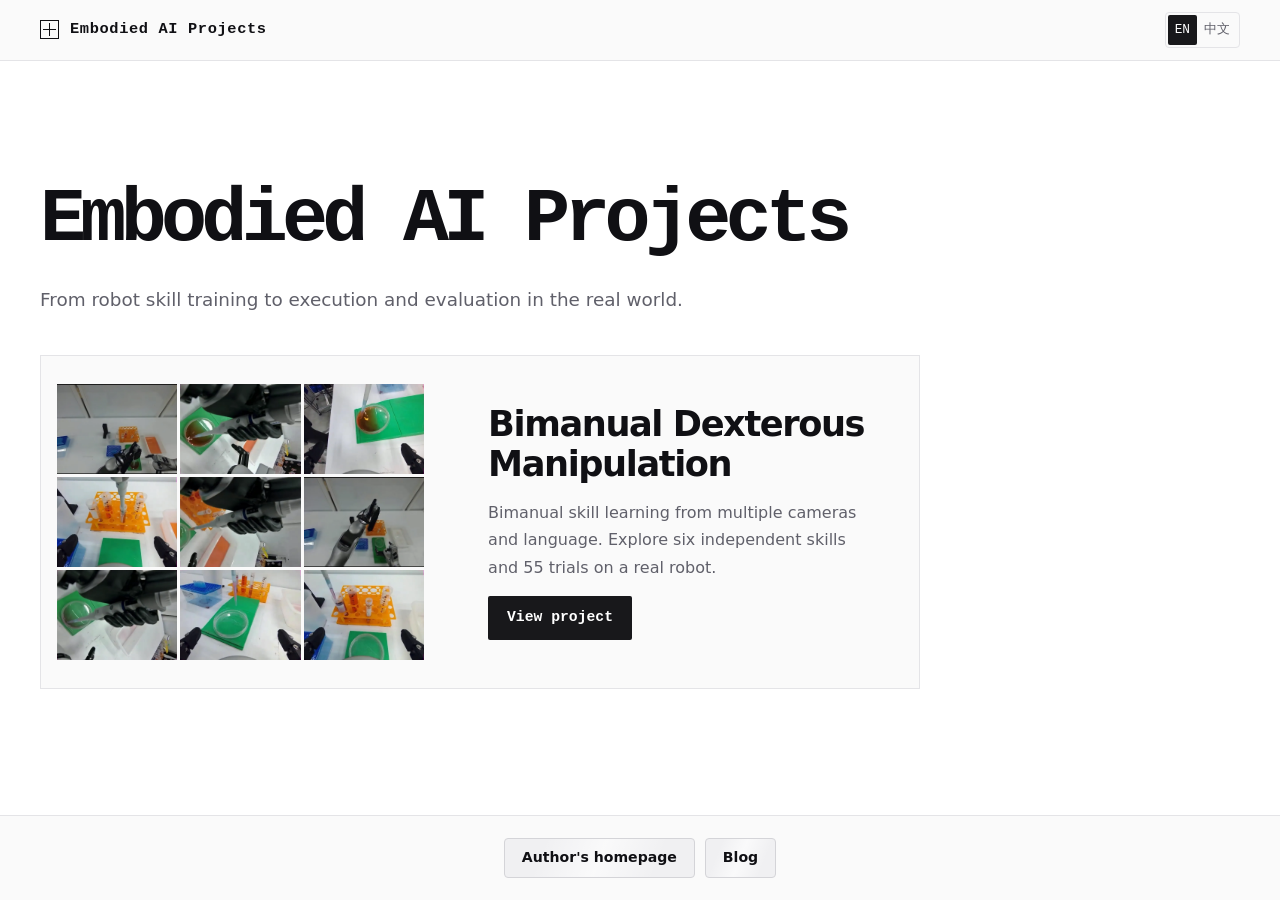
<file: docs/index.html>
<!doctype html>
<html lang="en">
<head>
  <meta charset="utf-8">
  <meta name="viewport" content="width=device-width, initial-scale=1">
  <meta name="description" content="Embodied AI projects featuring bimanual robot operation at a real lab bench." data-zh-content="具身智能项目展示，记录真实实验台上的双臂机器人操作。">
  <title data-zh="具身智能项目">Embodied AI Projects</title>
  <link rel="icon" type="image/png" sizes="64x64" href="assets/favicon.png">
  <link rel="stylesheet" href="assets/site.css">
  <script src="assets/i18n.js" defer></script>
</head>
<body class="index-page">
  <header class="site-header">
    <div class="shell header-inner">
      <a class="wordmark" href="index.html"><span class="mark" aria-hidden="true"></span><span data-zh="具身智能项目">Embodied AI Projects</span></a>
      <div class="language-switch" role="group" aria-label="Language" data-zh-aria-label="语言">
        <button type="button" lang="en" data-language="en" aria-pressed="true">EN</button>
        <button type="button" lang="zh-CN" data-language="zh-CN" aria-pressed="false">中文</button>
      </div>
    </div>
  </header>
  <main class="shell index-main">
    <h1 data-zh="具身智能项目">Embodied AI Projects</h1>
    <p class="lead" data-zh="从机器人技能训练，到真实环境中的执行和评测。">From robot skill training to execution and evaluation in the real world.</p>
    <a class="project-link" href="projects/project-01/index.html">
      <figure class="project-photos" aria-hidden="true">
        <div class="hero-mosaic">
          <span class="wide-view"><img src="projects/project-01/assets/media/tilted-dish-mixing/01/head.webp" width="640" height="480" alt="" decoding="async"></span>
          <span><img src="projects/project-01/assets/media/tilted-dish-mixing/01/left-wrist.webp" width="640" height="480" alt="" decoding="async"></span>
          <span><img src="projects/project-01/assets/media/tilted-dish-mixing/01/right-wrist.webp" width="640" height="480" alt="" decoding="async"></span>
          <span><img src="projects/project-01/assets/media/tube-mixing/05/right-wrist.webp" width="640" height="480" alt="" decoding="async"></span>
          <span><img src="projects/project-01/assets/media/tube-to-dish-a/03/left-wrist.webp" width="640" height="480" alt="" decoding="async"></span>
          <span class="wide-view"><img src="projects/project-01/assets/media/tube-to-dish-b/03/head.webp" width="640" height="480" alt="" decoding="async"></span>
          <span><img src="projects/project-01/assets/media/dish-to-tube/02/left-wrist.webp" width="640" height="480" alt="" decoding="async"></span>
          <span><img src="projects/project-01/assets/media/dish-to-tube/11/right-wrist.webp" width="640" height="480" alt="" decoding="async"></span>
          <span><img src="projects/project-01/assets/media/tube-to-tube/07/right-wrist.webp" width="640" height="480" alt="" decoding="async"></span>
        </div>
      </figure>
      <div>
        <h2 data-zh="双臂精细操作">Bimanual Dexterous Manipulation</h2>
        <p data-zh="根据多视角图像与自然语言学习双臂精细操作。包含六项独立技能和 55 次真机评测。">Bimanual skill learning from multiple cameras and language. Explore six independent skills and 55 trials on a real robot.</p>
        <span class="button button-dark" data-zh="查看项目">View project</span>
      </div>
    </a>
  </main>
  <footer class="site-footer portfolio-footer">
    <div class="shell">
      <a class="portfolio-link" href="https://black-yt.github.io/" data-zh="作者主页">Author's homepage</a>
      <a class="portfolio-link" href="https://black-yt.github.io/blogs/embodied-ai-practical-experience/" data-zh="博客" data-zh-href="https://black-yt.github.io/blogs/embodied-ai-practical-experience/zh/">Blog</a>
    </div>
  </footer>
</body>
</html>
</file>
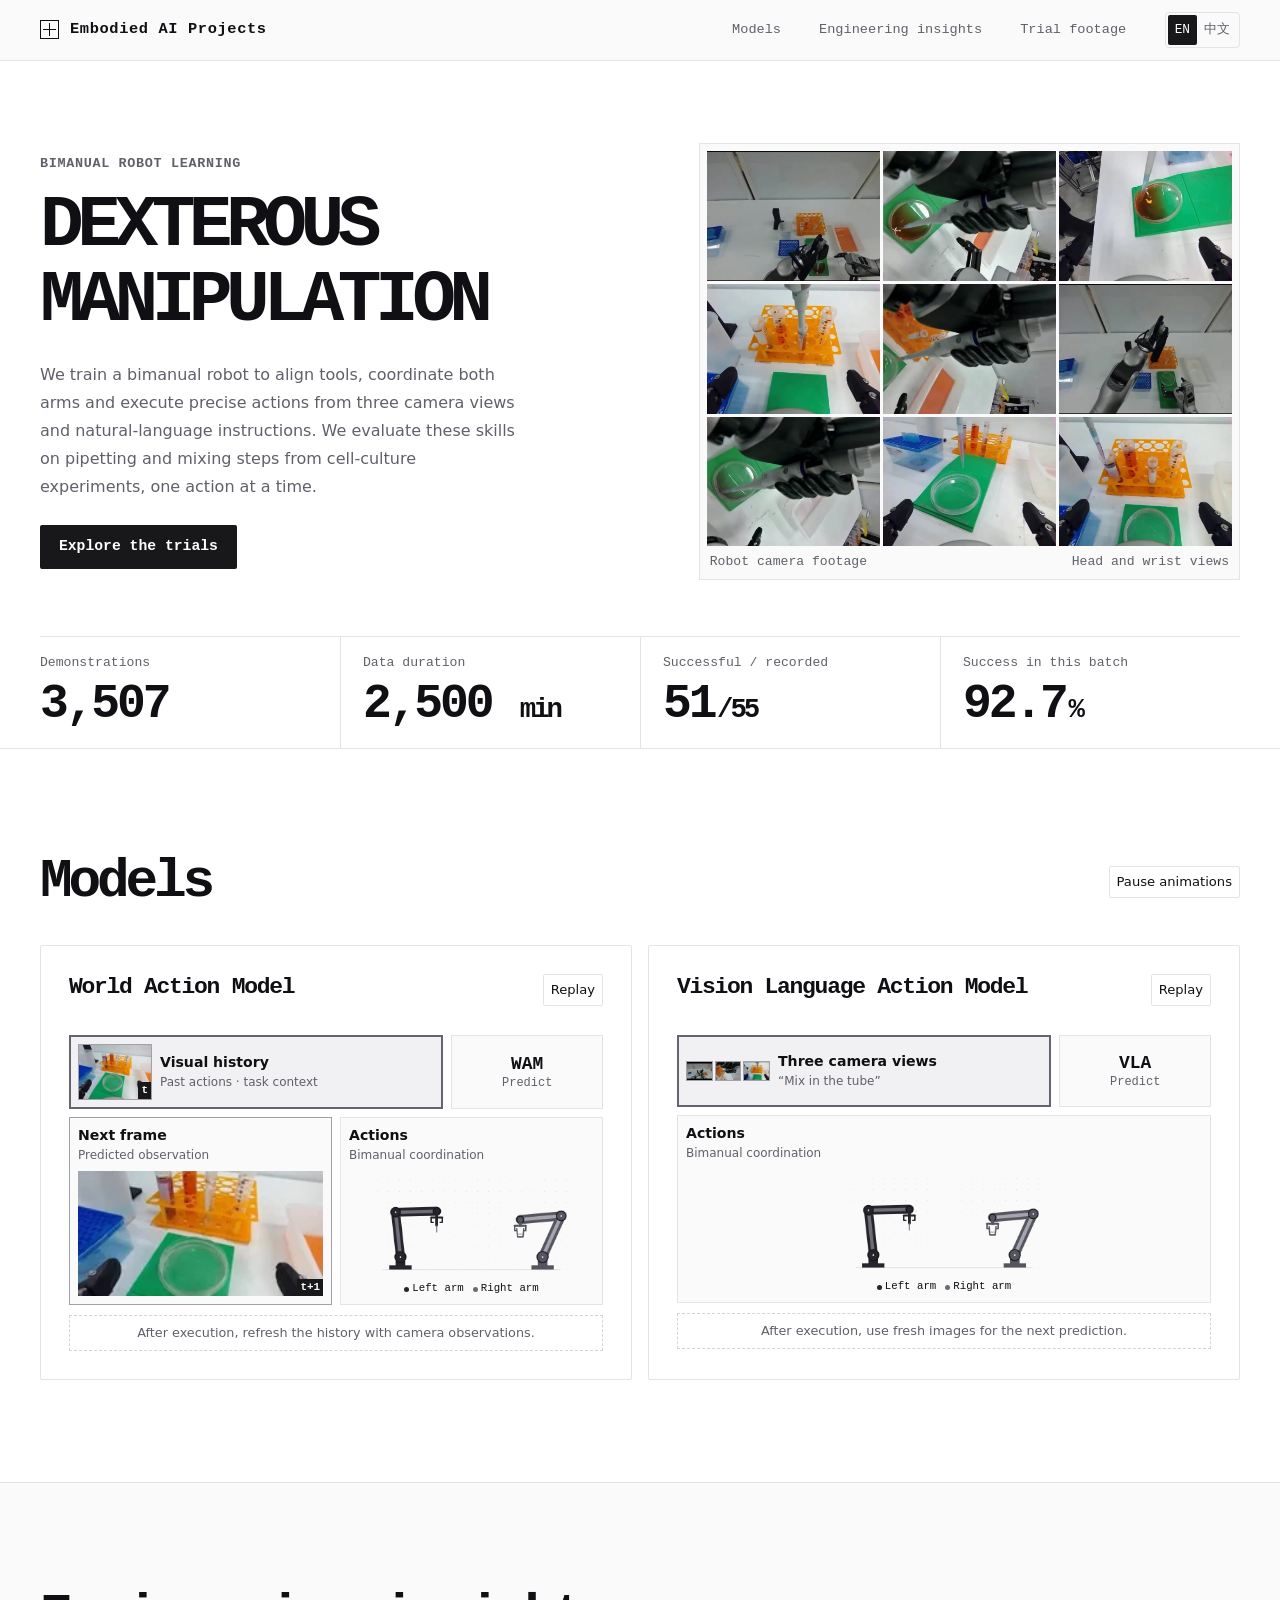
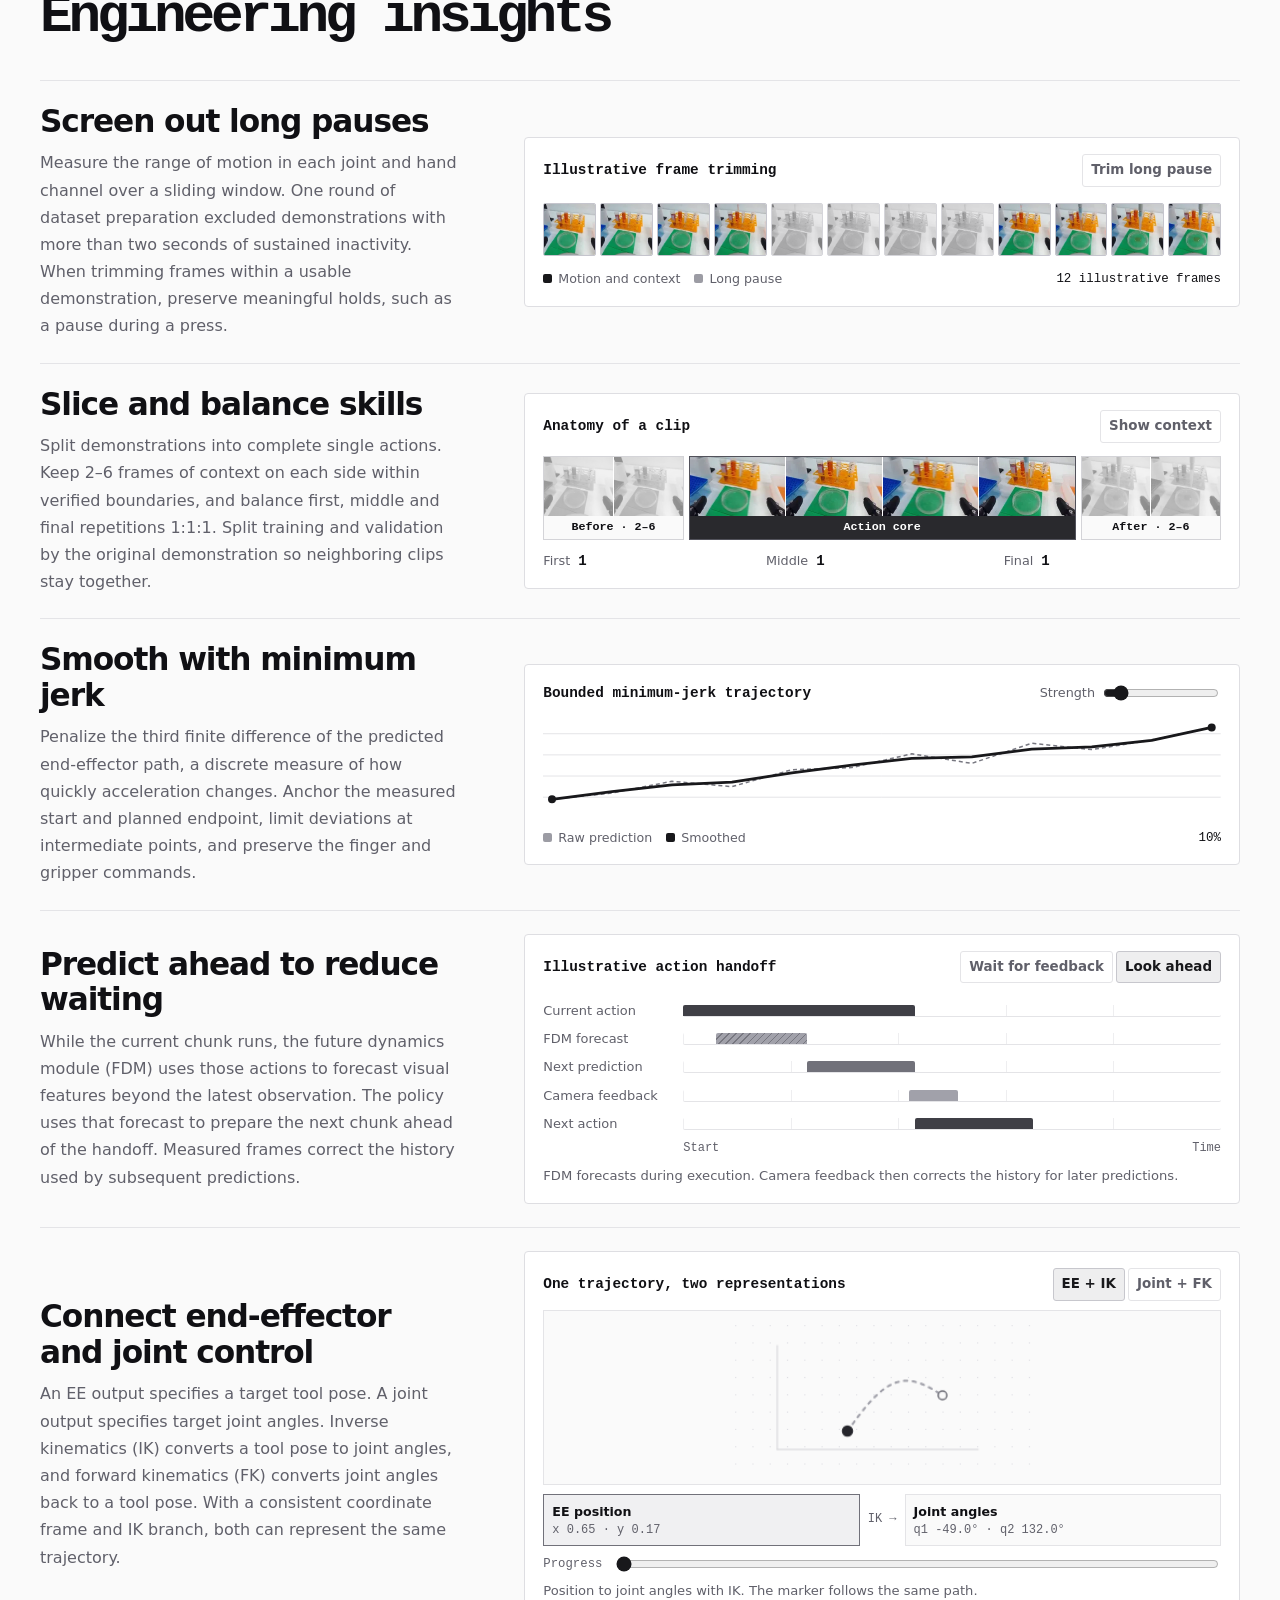
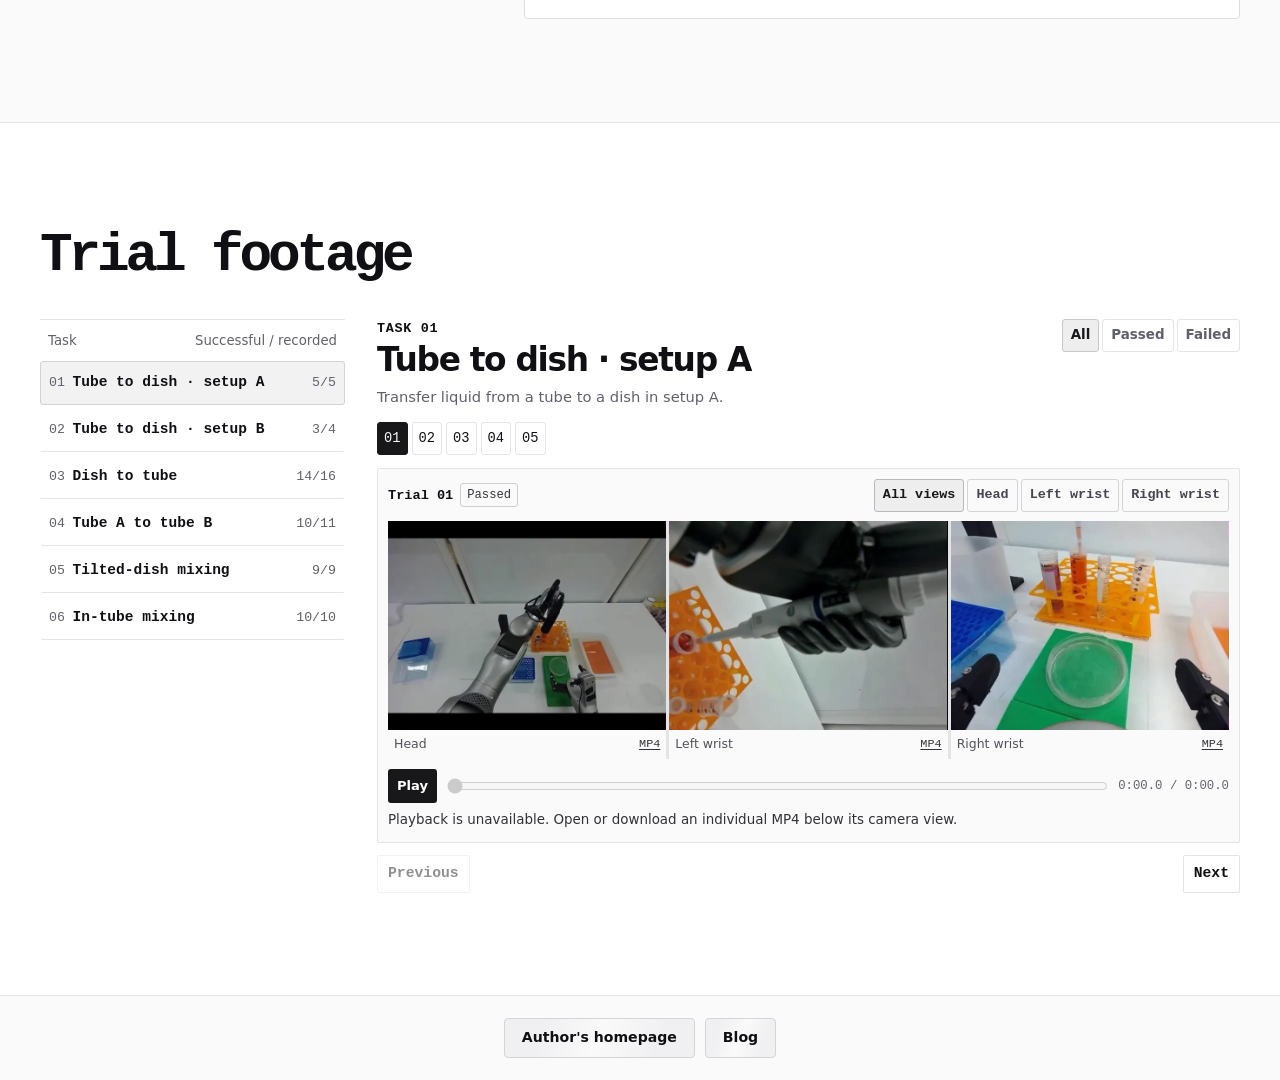
<file: docs/projects/project-01/index.html>
<!doctype html>
<html lang="en">
<head>
  <meta charset="utf-8">
  <meta name="viewport" content="width=device-width, initial-scale=1">
  <meta name="description" content="Bimanual dexterous manipulation from camera images and language, with model diagrams and robot trial footage." data-zh-content="基于多视角图像和语言指令的双臂精细操作，包含模型示意、工程经验和真机录像。">
  <title data-zh="双臂精细操作">Bimanual Dexterous Manipulation</title>
  <link rel="icon" type="image/png" sizes="64x64" href="../../assets/favicon.png">
  <link rel="stylesheet" href="../../assets/site.css">
  <link rel="stylesheet" href="assets/project.css">
  <script src="../../assets/i18n.js" defer></script>
  <script src="assets/media/clips.js" defer></script>
  <script src="assets/demo-playback.js" defer></script>
  <script src="assets/motion-diagrams.js" defer></script>
  <script src="assets/diagrams.js" defer></script>
  <script src="assets/gallery.js" defer></script>
</head>
<body>
  <a class="skip-link" href="#main" data-zh="跳到正文">Skip to content</a>
  <header class="site-header">
    <div class="shell header-inner">
      <a class="wordmark" href="../../index.html"><span class="mark" aria-hidden="true"></span><span data-zh="具身智能项目">Embodied AI Projects</span></a>
      <div class="header-tools">
      <nav class="top-nav" aria-label="Project navigation" data-zh-aria-label="项目导航">
        <a href="#methods" data-zh="模型">Models</a>
        <a href="#insights" data-zh="工程经验">Engineering insights</a>
        <a href="#recordings" data-zh="评测录像">Trial footage</a>
      </nav>
      <div class="language-switch" role="group" aria-label="Language" data-zh-aria-label="语言">
        <button type="button" lang="en" data-language="en" aria-pressed="true">EN</button>
        <button type="button" lang="zh-CN" data-language="zh-CN" aria-pressed="false">中文</button>
      </div>
      </div>
    </div>
  </header>

  <main id="main">
    <section class="hero" aria-labelledby="project-title">
      <div class="shell">
        <div class="hero-layout">
          <div class="hero-copy">
            <p class="eyebrow hero-kicker" data-zh="双臂机器人学习">BIMANUAL ROBOT LEARNING</p>
            <h1 id="project-title"><span data-zh="双臂精细">Dexterous</span><br><span data-zh="操作">manipulation</span></h1>
            <p class="hero-lead" data-zh="我们研究双臂机器人如何根据三路相机画面和自然语言指令，协调双臂、对准工具并完成精细动作。评测选取了细胞培养实验中的移液和吹打步骤，逐项验证独立技能。">We train a bimanual robot to align tools, coordinate both arms and execute precise actions from three camera views and natural-language instructions. We evaluate these skills on pipetting and mixing steps from cell-culture experiments, one action at a time.</p>
            <a class="button button-primary" href="#recordings" data-zh="浏览逐轮录像">Explore the trials</a>
          </div>
          <figure class="hero-figure">
            <div class="hero-mosaic">
              <span class="wide-view"><img src="assets/media/tilted-dish-mixing/01/head.webp" width="640" height="480" alt="Dual arms and the bench from the head camera" data-zh-alt="头部相机看到的双臂与实验台" decoding="async"></span>
              <span><img src="assets/media/tilted-dish-mixing/01/left-wrist.webp" width="640" height="480" alt="Left hand holding a pipette over a tilted dish" data-zh-alt="左手握持移液器对准斜皿" decoding="async"></span>
              <span><img src="assets/media/tilted-dish-mixing/01/right-wrist.webp" width="640" height="480" alt="Close-up of the tip inside the tilted dish" data-zh-alt="枪尖进入斜皿的近景" decoding="async"></span>
              <span><img src="assets/media/tube-mixing/05/right-wrist.webp" width="640" height="480" alt="Pipette aligned inside a small tube" data-zh-alt="枪尖在小试管内对准" decoding="async"></span>
              <span><img src="assets/media/tube-to-dish-a/03/left-wrist.webp" width="640" height="480" alt="Wrist view of the fingers and pipette" data-zh-alt="腕部相机拍摄的手指与移液器" decoding="async"></span>
              <span class="wide-view"><img src="assets/media/tube-to-dish-b/03/head.webp" width="640" height="480" alt="Dual-arm movement over a tube rack" data-zh-alt="试管架上方的双臂运动" decoding="async"></span>
              <span><img src="assets/media/dish-to-tube/02/left-wrist.webp" width="640" height="480" alt="Pipette approaching the liquid in a dish" data-zh-alt="移液器接近皿中液面" decoding="async"></span>
              <span><img src="assets/media/dish-to-tube/11/right-wrist.webp" width="640" height="480" alt="Dish and target tube seen from the wrist" data-zh-alt="腕部视角中的培养皿与目标试管" decoding="async"></span>
              <span><img src="assets/media/tube-to-tube/07/right-wrist.webp" width="640" height="480" alt="Tip aligned with a tube opening" data-zh-alt="枪尖与试管口对准" decoding="async"></span>
            </div>
            <figcaption><span data-zh="机器人相机实拍">Robot camera footage</span><span data-zh="头部与腕部视角">Head and wrist views</span></figcaption>
          </figure>
        </div>
        <dl class="metrics" aria-label="Dataset and evaluation summary" data-zh-aria-label="数据集与真机评测摘要">
          <div><dt data-zh="示教轨迹">Demonstrations</dt><dd>3,507</dd></div>
          <div class="metric-duration"><dt data-zh="数据总时长">Data duration</dt><dd>2,500 <span data-zh="分钟">min</span></dd></div>
          <div><dt data-zh="成功 / 记录">Successful / recorded</dt><dd>51<span>/55</span></dd></div>
          <div><dt data-zh="本批记录成功率">Success in this batch</dt><dd>92.7<span>%</span></dd></div>
        </dl>
      </div>
    </section>

    <section id="methods" class="shell section" aria-labelledby="methods-title">
      <div class="section-heading model-section-heading">
        <h2 id="methods-title" data-zh="模型">Models</h2>
        <button id="model-pause" class="text-button" type="button" aria-pressed="false">Pause animations</button>
      </div>
      <div class="strategy-grid">
        <article class="strategy">
          <header class="strategy-heading">
            <h3 data-zh="世界动作模型">World Action Model</h3>
            <button class="text-button" type="button" data-replay="flow-wam" data-zh="重播示意">Replay</button>
          </header>
          <div class="model-flow" id="flow-wam" data-flow aria-label="The World Action Model predicts the next visual frame and an action chunk" data-zh-aria-label="世界动作模型输出下一帧画面和动作片段">
            <div class="model-mainline">
              <div class="model-node model-input" data-flow-step="0">
                <span class="time-frame" aria-hidden="true"><img src="assets/media/illustration/frame-2.webp" alt="" data-model-frame="0" width="192" height="144" loading="lazy"><span class="frame-time">t</span></span>
                <div><strong data-zh="视觉历史">Visual history</strong><small data-zh="历史动作 · 任务条件">Past actions · task context</small></div>
              </div>
              <div class="model-node model-core" data-flow-step="1"><strong>WAM</strong><small data-zh="预测">Predict</small></div>
            </div>
            <div class="model-outputs model-outputs-pair" data-flow-step="2">
              <div class="model-node model-result forecast-result">
                <div><strong data-zh="下一帧画面">Next frame</strong><small data-zh="预测观测">Predicted observation</small></div>
                <span class="time-frame forecast-frame output-visual" aria-hidden="true"><img src="assets/media/illustration/frame-3.webp" alt="" width="192" height="144" data-model-frame="1"><span class="frame-time">t+1</span></span>
              </div>
              <div class="model-node model-result action-result">
                <div><strong data-zh="动作片段">Actions</strong><small data-zh="双臂协作示意">Bimanual coordination</small></div>
                <div class="action-visual">
                  <canvas class="action-scene" data-action-scene width="300" height="160" role="img" aria-label="Two robot arms coordinating a tool and a container" data-zh-aria-label="左臂和右臂协同操作工具与容器的动画"></canvas>
                  <div class="action-legend"><span data-zh="左臂">Left arm</span><span data-zh="右臂">Right arm</span></div>
                </div>
              </div>
            </div>
            <div class="flow-return" data-flow-step="3" data-zh="执行后，用相机实测画面更新历史。">After execution, refresh the history with camera observations.</div>
          </div>
        </article>
        <article class="strategy">
          <header class="strategy-heading">
            <h3 data-zh="视觉语言动作模型">Vision Language Action Model</h3>
            <button class="text-button" type="button" data-replay="flow-vla" data-zh="重播示意">Replay</button>
          </header>
          <div class="model-flow" id="flow-vla" data-flow aria-label="The Vision Language Action Model maps synchronized images and a language instruction to actions" data-zh-aria-label="视觉语言动作模型从同步图像和语言指令生成动作">
            <div class="model-mainline">
              <div class="model-node model-input">
                <div class="vla-input-visual" data-flow-step="0">
                  <div class="camera-input" aria-hidden="true"><img src="assets/media/tube-mixing/01/head.webp" alt="" width="640" height="480" loading="lazy"><img src="assets/media/tube-mixing/01/left-wrist.webp" alt="" width="640" height="480" loading="lazy"><img src="assets/media/tube-mixing/01/right-wrist.webp" alt="" width="640" height="480" loading="lazy"></div>
                  <div><strong data-zh="三路相机图像">Three camera views</strong><small data-zh="「在试管内吹打」">“Mix in the tube”</small></div>
                </div>
              </div>
              <div class="model-node model-core" data-flow-step="1"><strong>VLA</strong><small data-zh="预测">Predict</small></div>
            </div>
            <div class="model-outputs model-outputs-single" data-flow-step="2">
              <div class="model-node model-result action-result">
                <div><strong data-zh="动作片段">Actions</strong><small data-zh="双臂协作示意">Bimanual coordination</small></div>
                <div class="action-visual">
                  <canvas class="action-scene" data-action-scene width="300" height="160" role="img" aria-label="Two robot arms coordinating a tool and a container" data-zh-aria-label="左臂和右臂协同操作工具与容器的动画"></canvas>
                  <div class="action-legend"><span data-zh="左臂">Left arm</span><span data-zh="右臂">Right arm</span></div>
                </div>
              </div>
            </div>
            <div class="flow-return" data-flow-step="3" data-zh="执行后，根据新画面继续预测。">After execution, use fresh images for the next prediction.</div>
          </div>
        </article>
      </div>
    </section>

    <section id="insights" class="insight-section" aria-labelledby="insights-title">
      <div class="shell section">
        <div class="section-heading section-heading-compact">
          <h2 id="insights-title" data-zh="工程经验">Engineering insights</h2>
        </div>

        <article class="insight">
          <div class="insight-copy">
            <h3 data-zh="筛查长时间静止">Screen out long pauses</h3>
            <p data-zh="用滑动窗口统计各关节和手部通道的活动范围。一版数据整理剔除了连续静止超过 2 秒的整条示教。若在有效示教内删减空等帧，应保留按压等有意义的停顿。">Measure the range of motion in each joint and hand channel over a sliding window. One round of dataset preparation excluded demonstrations with more than two seconds of sustained inactivity. When trimming frames within a usable demonstration, preserve meaningful holds, such as a pause during a press.</p>
          </div>
          <div class="demo clean-demo" data-clean>
            <div class="demo-top"><span class="demo-title" data-zh="静止帧裁剪示意">Illustrative frame trimming</span>
              <button id="clean-toggle" class="toggle-button" type="button" aria-pressed="false" data-zh="裁剪长暂停">Trim long pause</button>
            </div>
            <div id="filmstrip" class="filmstrip" aria-hidden="true"></div>
            <div class="demo-legend">
              <span><i class="legend-key legend-motion"></i><span data-zh="动作与上下文">Motion and context</span></span>
              <span><i class="legend-key legend-pause"></i><span data-zh="长暂停">Long pause</span></span>
              <output id="clean-count" aria-live="polite">12 illustrative frames</output>
            </div>
          </div>
        </article>

        <article class="insight">
          <div class="insight-copy">
            <h3 data-zh="切分并均衡原子动作">Slice and balance skills</h3>
            <p data-zh="将完整示教切成单次动作。在已核对的边界内，动作前后各保留 2–6 帧上下文，首轮、中间轮和末轮按 1∶1∶1 采样。训练和验证按原始示教划分，相邻片段归入同一集合。">Split demonstrations into complete single actions. Keep 2–6 frames of context on each side within verified boundaries, and balance first, middle and final repetitions 1:1:1. Split training and validation by the original demonstration so neighboring clips stay together.</p>
          </div>
          <div class="demo slicing-demo">
            <div class="demo-top"><span class="demo-title" data-zh="单次动作切分">Anatomy of a clip</span>
              <button id="context-toggle" class="toggle-button" type="button" aria-pressed="false" data-zh="显示上下文">Show context</button>
            </div>
            <div class="slice-window" role="group" aria-label="Camera stills showing the action and its surrounding context" data-zh-aria-label="显示动作核心和前后上下文的实拍帧">
              <figure class="slice-group slice-context">
                <div class="slice-frames">
                  <img src="assets/media/illustration/frame-1.webp" width="192" height="144" loading="lazy" alt="">
                  <img src="assets/media/illustration/frame-2.webp" width="192" height="144" loading="lazy" alt="">
                </div>
                <figcaption data-zh="动作前 2–6 帧">Before · 2–6</figcaption>
              </figure>
              <figure class="slice-group slice-core">
                <div class="slice-frames">
                  <img src="assets/media/illustration/frame-3.webp" width="192" height="144" loading="lazy" alt="">
                  <img src="assets/media/illustration/frame-4.webp" width="192" height="144" loading="lazy" alt="">
                  <img src="assets/media/illustration/frame-5.webp" width="192" height="144" loading="lazy" alt="">
                  <img src="assets/media/illustration/frame-6.webp" width="192" height="144" loading="lazy" alt="">
                </div>
                <figcaption data-zh="动作核心">Action core</figcaption>
              </figure>
              <figure class="slice-group slice-context">
                <div class="slice-frames">
                  <img src="assets/media/illustration/frame-7.webp" width="192" height="144" loading="lazy" alt="">
                  <img src="assets/media/illustration/frame-8.webp" width="192" height="144" loading="lazy" alt="">
                </div>
                <figcaption data-zh="动作后 2–6 帧">After · 2–6</figcaption>
              </figure>
            </div>
            <div class="slice-balance">
              <span data-zh="首轮">First</span><strong>1</strong>
              <span data-zh="中间轮">Middle</span><strong>1</strong>
              <span data-zh="末轮">Final</span><strong>1</strong>
            </div>
          </div>
        </article>

        <article class="insight">
          <div class="insight-copy">
            <h3 data-zh="约束最小 jerk 平滑">Smooth with minimum jerk</h3>
            <p data-zh="对末端预测轨迹的三阶差分施加惩罚，抑制加速度的突变。固定实测起点和规划终点，限制中间点的偏移，手指与夹爪指令保持原值。">Penalize the third finite difference of the predicted end-effector path, a discrete measure of how quickly acceleration changes. Anchor the measured start and planned endpoint, limit deviations at intermediate points, and preserve the finger and gripper commands.</p>
          </div>
          <div class="demo smooth-demo">
            <div class="demo-top"><span class="demo-title" data-zh="有界最小 jerk 轨迹">Bounded minimum-jerk trajectory</span>
              <label class="range-label" for="smooth-level"><span data-zh="平滑强度">Strength</span> <input type="range" id="smooth-level" min="0" max="100" value="76"></label>
            </div>
            <canvas id="smooth-chart" role="img" aria-label="One-dimensional minimum-jerk example with fixed endpoints" data-zh-aria-label="固定起点和终点的一维最小 jerk 示意"></canvas>
            <div class="demo-legend">
              <span><i class="legend-key legend-pause"></i><span data-zh="原始预测">Raw prediction</span></span>
              <span><i class="legend-key legend-motion"></i><span data-zh="平滑后">Smoothed</span></span>
              <output id="smooth-value" for="smooth-level">76%</output>
            </div>
          </div>
        </article>

        <article class="insight">
          <div class="insight-copy">
            <h3 data-zh="用 FDM 前瞻减少等待">Predict ahead to reduce waiting</h3>
            <p data-zh="当前动作片段执行时，FDM 以该片段的动作为条件，预测最近一次真实观测之后的视觉特征。策略用前瞻结果提前生成下一段动作，减少交接等待。收到实测画面后，用它校正后续预测所用的历史。">While the current chunk runs, the future dynamics module (FDM) uses those actions to forecast visual features beyond the latest observation. The policy uses that forecast to prepare the next chunk ahead of the handoff. Measured frames correct the history used by subsequent predictions.</p>
          </div>
          <div class="demo latency-demo" data-latency>
            <div class="demo-top">
              <span class="demo-title" data-zh="动作衔接时序示意">Illustrative action handoff</span>
              <div class="segmented" role="group" aria-label="Inference scheduling mode" data-zh-aria-label="推理调度方式">
                <button type="button" data-mode="serial" aria-pressed="false" data-zh="等待反馈">Wait for feedback</button>
                <button type="button" data-mode="overlap" aria-pressed="true" data-zh="FDM 前瞻">Look ahead</button>
              </div>
            </div>
            <div class="timing lookahead-timing" id="timing-chart" aria-label="Forecast visual features and prepare the next action during execution" data-zh-aria-label="执行期间预测未来视觉特征和下一段动作">
              <div class="timing-row"><span data-zh="执行当前动作">Current action</span><div class="timing-track"><i class="timing-block executing"></i></div></div>
              <div class="timing-row"><span class="timing-forecast-label" data-zh="FDM 预测">FDM forecast</span><div class="timing-track"><i class="timing-block forecast"></i></div></div>
              <div class="timing-row"><span data-zh="预测下一段">Next prediction</span><div class="timing-track"><i class="timing-block predicting"></i></div></div>
              <div class="timing-row"><span data-zh="相机反馈">Camera feedback</span><div class="timing-track"><i class="timing-block feedback"></i></div></div>
              <div class="timing-row"><span data-zh="执行下一段">Next action</span><div class="timing-track"><i class="timing-block next"></i></div></div>
              <div class="timing-axis"><span data-zh="开始">Start</span><span data-zh="时间">Time</span></div>
            </div>
            <p id="timing-status" class="demo-note" aria-live="polite"></p>
          </div>
        </article>

        <article class="insight">
          <div class="insight-copy">
            <h3 data-zh="末端空间与关节空间的衔接">Connect end-effector and joint control</h3>
            <p data-zh="EE 输出工具末端的目标位姿，Joint 输出目标关节角。逆运动学（IK）将末端目标转换为关节角，正运动学（FK）将关节角转换为末端位姿。在一致的坐标系和关节解分支中，同一段轨迹可用这两种方式表示。">An EE output specifies a target tool pose. A joint output specifies target joint angles. Inverse kinematics (IK) converts a tool pose to joint angles, and forward kinematics (FK) converts joint angles back to a tool pose. With a consistent coordinate frame and IK branch, both can represent the same trajectory.</p>
          </div>
          <div class="demo kinematics-demo">
            <div class="demo-top">
              <span class="demo-title" data-zh="同一轨迹，两种表示">One trajectory, two representations</span>
              <div class="segmented" role="group" aria-label="Control space" data-zh-aria-label="控制空间">
                <button type="button" data-kinematic-mode="ee" aria-pressed="true">EE + IK</button>
                <button type="button" data-kinematic-mode="joint" aria-pressed="false">Joint + FK</button>
              </div>
            </div>
            <canvas id="kinematic-scene" width="300" height="160" role="img" aria-label="A single motion path represented as both tool position and joint angles" data-zh-aria-label="同一轨迹的末端位置与关节角表示"></canvas>
            <div class="kinematic-values">
              <div class="kinematic-value is-source" data-kinematic-value="ee">
                <strong data-zh="EE 末端位置">EE position</strong>
                <span id="kinematic-ee"></span>
              </div>
              <span id="kinematic-conversion" class="kinematic-conversion">IK →</span>
              <div class="kinematic-value" data-kinematic-value="joint">
                <strong data-zh="Joint 关节角">Joint angles</strong>
                <span id="kinematic-joint"></span>
              </div>
            </div>
            <label class="kinematic-scrubber">
              <span data-zh="执行进度">Progress</span>
              <input id="kinematic-progress" type="range" min="0" max="100" value="36">
            </label>
            <p id="kinematic-note" class="demo-note" aria-live="polite"></p>
          </div>
        </article>
      </div>
    </section>

    <section id="recordings" class="shell section media-section" aria-labelledby="recordings-title">
      <div class="section-heading section-heading-compact">
        <h2 id="recordings-title" data-zh="逐轮评测录像">Trial footage</h2>
      </div>

      <div class="gallery" id="gallery">
        <aside class="skill-side" aria-label="Task list" data-zh-aria-label="任务列表">
          <p class="gallery-label"><span data-zh="任务">Task</span> <span data-zh="成功 / 记录">Successful / recorded</span></p>
          <div id="skill-list" class="skill-list" role="group" aria-label="Choose a task" data-zh-aria-label="选择任务"></div>
        </aside>

        <div class="review">
          <div class="review-heading">
            <div>
              <p id="clip-task" class="eyebrow"></p>
              <h3 id="clip-title"></h3>
              <p id="clip-description" class="clip-description"></p>
            </div>
            <div class="segmented review-filter" role="group" aria-label="Filter by trial outcome" data-zh-aria-label="按评测结果筛选">
              <button type="button" data-result="all" aria-pressed="true" data-zh="全部">All</button>
              <button type="button" data-result="success" aria-pressed="false" data-zh="成功">Passed</button>
              <button type="button" data-result="failure" aria-pressed="false" data-zh="失败">Failed</button>
            </div>
          </div>
          <div id="attempt-list" class="attempt-list" role="group" aria-label="Choose a trial" data-zh-aria-label="选择执行轮次"></div>
          <p id="gallery-empty" class="empty-state" hidden data-zh="这项技能没有符合筛选条件的录像。">No trials in this skill match the filter.</p>

          <div class="player" id="player">
            <div class="player-top">
              <div class="player-id">
                <strong id="attempt-title"></strong>
                <span id="attempt-result" class="outcome"></span>
              </div>
              <div class="segmented view-filter" role="group" aria-label="Choose camera views" data-zh-aria-label="选择相机视角">
                <button type="button" data-view="all" aria-pressed="true" data-zh="三视角">All views</button>
                <button type="button" data-view="head" aria-pressed="false" data-zh="头部">Head</button>
                <button type="button" data-view="left-wrist" aria-pressed="false" data-zh="左腕">Left wrist</button>
                <button type="button" data-view="right-wrist" aria-pressed="false" data-zh="右腕">Right wrist</button>
              </div>
            </div>
            <div class="video-grid" id="video-grid"></div>
            <div class="transport">
              <button id="play-button" type="button" class="play-button" aria-label="Play">Play</button>
              <input id="playhead" type="range" min="0" max="1" step="0.01" value="0" aria-label="Playback progress" data-zh-aria-label="播放进度">
              <output id="timecode" for="playhead">0:00 / 0:00</output>
            </div>
            <p id="play-error" class="play-error" role="status" hidden></p>
          </div>
          <p id="attempt-note" class="attempt-note" hidden></p>
          <div class="attempt-nav" aria-label="Change trial" data-zh-aria-label="切换轮次">
            <button id="previous-attempt" class="button button-outline" type="button" data-zh="上一轮">Previous</button>
            <button id="next-attempt" class="button button-outline" type="button" data-zh="下一轮">Next</button>
          </div>
          <noscript><p class="empty-state" data-zh="启用 JavaScript 后可浏览逐轮录像。">Enable JavaScript to browse the trial footage.</p></noscript>
        </div>
      </div>

    </section>
  </main>

  <footer class="site-footer portfolio-footer">
    <div class="shell">
      <a class="portfolio-link" href="https://black-yt.github.io/" data-zh="作者主页">Author's homepage</a>
      <a class="portfolio-link" href="https://black-yt.github.io/blogs/embodied-ai-practical-experience/" data-zh="博客" data-zh-href="https://black-yt.github.io/blogs/embodied-ai-practical-experience/zh/">Blog</a>
    </div>
  </footer>
</body>
</html>
</file>
<file: docs/assets/site.css>
:root {
  color-scheme: light;
  --paper: #ffffff;
  --ink: #101014;
  --muted: #60606a;
  --rule: #e4e4e7;
  --night: #18181b;
  --night-deep: #09090b;
  --mono: "Cascadia Mono", "SFMono-Regular", Consolas, "Liberation Mono", monospace;
  --sans: "PingFang SC", "Microsoft YaHei", "Noto Sans CJK SC", system-ui, sans-serif;
}

* { box-sizing: border-box; }
html { scroll-behavior: smooth; scroll-padding-top: 72px; }
body {
  margin: 0;
  background: var(--paper);
  color: var(--ink);
  font: 400 1rem/1.7 var(--sans);
  -webkit-font-smoothing: antialiased;
}
h1, h2, h3, p, figure, dl, dd { margin: 0; }
h1, h2, h3 { line-height: 1.14; }
a { color: inherit; }
button, input { font: inherit; }
button { cursor: pointer; }
button:disabled { cursor: default; }
img { display: block; max-width: 100%; }
[hidden] { display: none !important; }
:focus-visible { outline: 2px solid #45454f; outline-offset: 4px; }

.shell { width: min(100% - 64px, 1200px); margin-inline: auto; }
.site-header {
  position: sticky;
  top: 0;
  z-index: 10;
  background: #fafafa;
  border-bottom: 1px solid var(--rule);
}
.header-inner, .footer-inner {
  min-height: 60px;
  display: flex;
  align-items: center;
  justify-content: space-between;
  gap: 20px;
}
.wordmark {
  display: inline-flex;
  align-items: center;
  gap: 11px;
  line-height: 1.3;
  font-weight: 760;
  font-size: .96rem;
  letter-spacing: .04em;
  text-decoration: none;
  flex-shrink: 0;
}
.mark {
  display: inline-block;
  position: relative;
  width: 19px;
  height: 19px;
  border: 1px solid currentColor;
}
.mark::before, .mark::after {
  content: "";
  position: absolute;
  background: currentColor;
}
.mark::before { inset: 8px 2px auto; height: 1px; }
.mark::after { inset: 2px auto 2px 8px; width: 1px; }
.top-nav { display: flex; align-items: center; gap: clamp(16px, 3.2vw, 38px); }
.top-nav a { white-space: nowrap; font-size: .85rem; text-decoration: none; color: var(--muted); }
.top-nav a:hover, .site-footer a:hover { color: var(--ink); }
.skip-link { position: fixed; top: 12px; left: 12px; z-index: 11; padding: .6rem 1rem; background: var(--night); color: var(--paper); transform: translateY(-160%); }
.skip-link:focus { transform: translateY(0); }

.button {
  display: inline-flex;
  align-items: center;
  justify-content: center;
  min-height: 44px;
  padding: .75rem 1.12rem;
  border: 1px solid transparent;
  border-radius: 2px;
  line-height: 1.2;
  font-size: .92rem;
  font-weight: 700;
  text-decoration: none;
  transition: background .18s, color .18s, border-color .18s;
}
.button-primary { background: var(--night); color: var(--paper); }
.button-primary:hover { background: #35353d; }
.button-dark { color: var(--paper); background: var(--night); }
.button-dark:hover { background: #35353d; }
.button-outline { background: transparent; color: var(--ink); border-color: var(--rule); }
.button-outline:not(:disabled):hover { border-color: var(--ink); }
.button-outline:disabled { opacity: .46; }

.site-footer { border-top: 1px solid var(--rule); }
.site-footer .footer-inner { min-height: 86px; }
.site-footer .footer-inner > span { color: var(--muted); font: .80rem var(--mono); }

.index-page {
  min-height: 100vh;
  min-height: 100dvh;
  display: grid;
  grid-template-rows: auto 1fr auto;
}

.index-main { padding-block: clamp(55px, 9vw, 125px); }
.index-main h1 { font-size: clamp(2.5rem, 6vw, 5rem); letter-spacing: -.065em; }
.index-main .lead { margin-top: 20px; color: var(--muted); font-size: 1.15rem; }
.project-link {
  display: grid;
  grid-template-columns: minmax(0, 1fr) minmax(0, 1.2fr);
  max-width: 880px;
  margin-top: 40px;
  border: 1px solid var(--rule);
  text-decoration: none;
  overflow: hidden;
  background: #fafafa;
}
.project-link:hover { border-color: var(--ink); }
.project-photos {
  display: grid;
  align-items: center;
  min-width: 0;
  padding: clamp(10px, 1.3vw, 16px);
  background: #fafafa;
}
.hero-mosaic { display: grid; grid-template-columns: repeat(3, minmax(0, 1fr)); gap: 3px; }
.hero-mosaic > span { overflow: hidden; }
.hero-mosaic .wide-view img { transform: scale(1.18); }
.hero-mosaic img { width: 100%; height: auto; aspect-ratio: 4 / 3; object-fit: cover; }
.project-link > div { display: grid; justify-items: start; align-content: center; gap: 15px; padding: clamp(24px, 4vw, 48px); }
.project-link h2 { font-size: clamp(1.45rem, 3vw, 2.2rem); letter-spacing: -.04em; }
.project-link p { color: var(--muted); }

@media (max-width: 720px) {
  .shell { width: calc(100% - 36px); }
  .header-inner { min-height: 60px; gap: 12px; }
  .wordmark { gap: 7px; font-size: .88rem; }
  .mark { transform: scale(.88); transform-origin: left; margin-right: -2px; }
  .top-nav { gap: 13px; }
  .top-nav a { font-size: .82rem; }
  .project-link { grid-template-columns: 1fr; }
}
@media (max-width: 365px) {
  .shell { width: calc(100% - 26px); }
  .top-nav { gap: 8px; }
}
@media (prefers-reduced-motion: reduce) {
  *, *::before, *::after { scroll-behavior: auto !important; transition-duration: .01ms !important; animation-duration: .01ms !important; }
}

.header-tools { display: flex; align-items: center; gap: clamp(16px, 3vw, 42px); }
.language-switch { display: flex; align-items: center; padding: 2px; border: 1px solid var(--rule); border-radius: 4px; }
.language-switch button { border: 0; padding: 4px 7px; font-size: .8rem; color: var(--muted); background: none; border-radius: 2px; white-space: nowrap; }
.language-switch button[aria-pressed="true"] { background: var(--night); color: var(--paper); }
.language-switch button:hover:not([aria-pressed="true"]) { background: #f2f2f3; }

@media (max-width: 700px) {
  html { scroll-padding-top: 94px; }
  .header-inner:has(.top-nav) { display: grid; grid-template-columns: 1fr auto; grid-template-rows: auto auto; gap: 8px 12px; padding-block: 10px 8px; }
  .header-tools { display: contents; }
  .header-inner .top-nav { grid-column: 1 / -1; grid-row: 2; flex-wrap: wrap; column-gap: clamp(8px, 3vw, 18px); row-gap: 4px; }
  .header-inner .language-switch { justify-self: end; grid-column: 2; grid-row: 1; }
}

html[lang="en"] .top-nav,
html[lang="en"] .wordmark,
html[lang="en"] .button,
html[lang="en"] .language-switch { font-family: var(--mono); }
html[lang="en"] .index-main h1 {
  font-family: var(--mono);
  font-weight: 550;
  letter-spacing: -.075em;
}

@media (max-width: 430px) {
  html[lang="en"] .top-nav a { font-size: .75rem; letter-spacing: -.025em; }
}


.portfolio-footer { background: #fafafa; padding-block: 22px; }
.portfolio-footer .shell { display: flex; flex-wrap: wrap; justify-content: center; gap: 10px; }
.portfolio-link {
  position: relative;
  isolation: isolate;
  overflow: hidden;
  display: inline-flex;
  align-items: center;
  justify-content: center;
  min-height: 40px;
  padding: 6px 17px;
  border: 1px solid #d4d4d8;
  border-radius: 4px;
  color: var(--ink);
  background: #f0f0f2;
  font-size: .88rem;
  font-weight: 620;
  text-decoration: none;
  transition: transform .18s ease, box-shadow .18s ease, background .18s ease, color .18s ease, border-color .18s ease;
}
.portfolio-link::after {
  content: "";
  position: absolute;
  inset: 0;
  z-index: -1;
  pointer-events: none;
  background: linear-gradient(112deg, transparent 20%, #ffffffa8 50%, transparent 80%);
  animation: homepage-glint 5.8s ease-in-out infinite;
}
@keyframes homepage-glint {
  0%, 66% { transform: translateX(-115%); }
  90%, 100% { transform: translateX(115%); }
}
.portfolio-footer .portfolio-link:is(:hover, :focus-visible) {
  color: var(--paper);
  background: var(--night);
  border-color: var(--night);
  box-shadow: 0 4px 10px #18181b24;
  transform: translateY(-2px);
}
.portfolio-link:is(:hover, :focus-visible)::after { opacity: 0; }
.portfolio-link:active { transform: translateY(0); }
html[data-demo-paused] .portfolio-link::after { animation-play-state: paused; }
@media (prefers-reduced-motion: reduce) {
  .portfolio-link::after { animation: none; }
}
</file>
<file: docs/projects/project-01/assets/project.css>
.hero { background: var(--paper); border-bottom: 1px solid var(--rule); }
.hero-layout {
  display: grid;
  grid-template-columns: minmax(0, 1fr) minmax(0, .92fr);
  align-items: center;
  gap: clamp(24px, 5.5vw, 76px);
  padding-block: clamp(44px, 6.5vw, 82px) clamp(31px, 4.4vw, 58px);
}
.eyebrow { font: 650 .84rem/1.45 var(--mono); letter-spacing: .05em; }
.hero-kicker { color: var(--muted); margin-bottom: 15px; }
.hero h1 {
  font-size: clamp(3.5rem, 8.3vw, 7.5rem);
  line-height: 1.01;
  letter-spacing: -.07em;
  font-weight: 700;
}
.hero-lead { max-width: 480px; margin: 22px 0 24px; color: var(--muted); line-height: 1.75; }
.hero-figure { min-width: 0; background: #fafafa; border: 1px solid var(--rule); padding: 7px; }
.hero-figure figcaption { display: flex; justify-content: space-between; padding: 7px 3px 1px; color: var(--muted); font: .82rem/1.3 var(--mono); }
.metrics { display: grid; grid-template-columns: repeat(4, minmax(0, 1fr)); border-top: 1px solid var(--rule); }
.metrics div { padding: 16px 22px 20px; border-left: 1px solid var(--rule); }
.metrics div:first-child { border-left: 0; padding-left: 0; }
.metrics dt { color: var(--muted); font: .82rem/1.45 var(--mono); margin-bottom: 8px; }
.metrics dd { color: var(--ink); font: 650 clamp(1.42rem, 4vw, 3rem)/1 var(--mono); letter-spacing: -.065em; white-space: nowrap; }
.metrics dd span { font-size: .57em; padding-left: .1em; }

.section { padding-block: clamp(56px, 8vw, 104px); }
.section-heading { display: grid; grid-template-columns: .95fr 1fr; align-items: end; gap: 20px; margin-bottom: 32px; }
.section-heading h2 { font-size: clamp(2.3rem, 5vw, 4rem); letter-spacing: -.067em; }
.section-heading p { color: var(--muted); max-width: 485px; }
.strategy-grid { display: grid; grid-template-columns: repeat(2, minmax(0, 1fr)); gap: 16px; }
.strategy { container-type: inline-size; min-width: 0; padding: clamp(16px, 2.3vw, 28px); background: var(--paper); border: 1px solid var(--rule); border-radius: 2px; }
.strategy-heading {
  display: flex;
  align-items: flex-start;
  justify-content: space-between;
  gap: 10px;
  min-height: 47px;
  margin-bottom: 14px;
}
.strategy-heading h3 {
  white-space: nowrap;
  font: 650 clamp(.85rem, 4.3cqi, 1.55rem)/1.2 var(--mono);
  letter-spacing: -.055em;
}
@container (max-width: 280px) {
  .strategy-heading { display: grid; grid-template-columns: 1fr; gap: 6px; }
  .strategy-heading .text-button { justify-self: end; }
}
.text-button {
  flex: none;
  padding: 4px 7px;
  background: var(--paper);
  color: var(--ink);
  border: 1px solid var(--rule);
  border-radius: 2px;
  font-size: .82rem;
}
.text-button:hover { background: #f4f4f5; }
.model-node {
  display: flex;
  align-items: center;
  min-width: 0;
  gap: 8px;
  padding: 8px;
  border: 1px solid var(--rule);
  background: #fafafa;
  transition: border-color .3s, background .3s, box-shadow .3s;
}
.model-node strong, .model-node small { display: block; }
.model-node strong { font-size: .88rem; line-height: 1.35; }
.model-node small { margin-top: 2px; color: var(--muted); font-size: .75rem; line-height: 1.35; }
.model-core { display: grid; align-content: center; justify-items: center; gap: 0; }
.model-core strong { font: 700 1.12rem var(--mono); }
.model-core small { font: .75rem/1.2 var(--mono); }
.model-node.is-active, .model-input:has(.is-active), .model-outputs.is-active .model-node {
  background: #f1f1f3;
  border-color: #65656f;
  box-shadow: 0 0 0 1px #65656f inset;
}
.model-outputs { display: grid; }
.model-outputs-pair { grid-template-columns: repeat(2, minmax(0,1fr)); gap: 8px; }
.forecast-result { border-color: #a1a1aa; position: relative; }
.forecast-result strong { font-weight: 760; }
.time-frame {
  flex: none;
  width: clamp(43px, 6vw, 74px);
  overflow: hidden;
  position: relative;
  border: 1px solid #a1a1aa;
}
.time-frame img { width: 100%; height: auto; aspect-ratio: 4 / 3; object-fit: cover; }
.frame-time {
  position: absolute;
  bottom: 0;
  right: 0;
  background: #18181b;
  color: #fff;
  font: 650 .68rem/1.2 var(--mono);
  padding: 2px 3px;
}
.is-active .forecast-result img { animation: reveal-prediction .85s ease-out both; }
@keyframes reveal-prediction { from { filter: grayscale(1); opacity: .2; transform: scale(1.2); } to { filter: none; opacity: 1; transform: scale(1); } }
.vla-input-visual { display: flex; align-items: center; gap: 8px; min-width: 0; }
.camera-input { display: flex; gap: 2px; width: min(40%,84px); flex: none; }
.camera-input img { width: calc((100% - 4px) / 3); height: auto; aspect-ratio: 4 / 3; object-fit: cover; border: 1px solid #a1a1aa; }
.flow-return { margin-top: 10px; padding: 6px 8px; border: 1px dashed #d4d4d8; color: var(--muted); font-size: .8rem; text-align: center; }
.flow-return.is-active { border-color: var(--ink); color: var(--ink); }

.insight-section { background: #fafafa; border-block: 1px solid var(--rule); }
.insight {
  display: grid;
  grid-template-columns: minmax(0, .74fr) minmax(0, 1.26fr);
  gap: clamp(18px, 5vw, 78px);
  align-items: center;
  padding-block: 23px;
  border-top: 1px solid #e4e4e7;
}
.insight:last-child { padding-bottom: 0; }
.insight-copy h3 { font-size: clamp(1.24rem, 2.6vw, 1.95rem); margin-bottom: 10px; letter-spacing: -.035em; }
.insight-copy p { color: var(--muted); max-width: 45ch; }
.demo { min-width: 0; min-height: 170px; display: flex; flex-direction: column; justify-content: center; padding: 16px 18px; border: 1px solid #dedee2; border-radius: 4px; background: #ffffff; }
.demo-top { display: flex; align-items: center; justify-content: space-between; gap: 10px; }
.demo-title { font-size: .9rem; font-weight: 720; }
.demo-legend { display: flex; flex-wrap: wrap; align-items: center; gap: 6px 14px; color: var(--muted); font-size: .79rem; }
.demo-legend span { display: inline-flex; gap: 6px; align-items: center; }
.demo-legend output { margin-left: auto; font: .78rem var(--mono); color: var(--ink); }
.legend-key { width: 9px; height: 9px; border-radius: 2px; }
.legend-motion { background: #18181b; }
.legend-pause { background: #9c9ca4; }
.toggle-button, .segmented button {
  background: transparent;
  color: var(--muted);
  font-size: .84rem;
  font-weight: 620;
  border: 1px solid var(--rule);
  border-radius: 3px;
  min-height: 32px;
  padding: 4px 8px;
}
.toggle-button[aria-pressed="true"], .segmented button[aria-pressed="true"] { background: #eeeeef; color: #18181b; border-color: #c7c7cd; }
.toggle-button:hover, .segmented button:hover { border-color: #898992; }
.filmstrip { display: flex; gap: 4px; margin-block: 16px 12px; min-height: 53px; overflow: hidden; align-items: stretch; }
.film-frame { flex: 1 1 0; min-width: 0; border: 1px solid #c5c5cd; border-radius: 2px; overflow: hidden; background: #f0f0f2; transition: flex .45s, opacity .35s, border-width .45s, margin .45s; }
.film-frame img { width: 100%; height: 100%; max-height: 57px; object-fit: cover; }
.film-frame.is-pause { border-color: #d5d5da; background: #f0f0f2; }
.film-frame.is-pause img { filter: grayscale(1); opacity: .53; }
.clean-demo.is-clean .film-frame.is-pause { flex-grow: 0; opacity: 0; border-width: 0; margin-right: -4px; }
.smooth-demo { gap: 7px; }
.range-label { display: inline-flex; align-items: center; gap: 6px; color: var(--muted); font-size: .80rem; }
.range-label input { width: clamp(62px, 13vw, 116px); accent-color: #18181b; }
#smooth-chart { display: block; width: 100%; height: 108px; }
.segmented { display: flex; gap: 3px; flex-wrap: wrap; }
.timing { margin-block: 11px 4px; }
.timing-row { display: grid; grid-template-columns: 84px 1fr; gap: 8px; align-items: center; margin: 6px 0; color: var(--muted); font-size: .81rem; }
.timing-track { position: relative; height: 12px; border-radius: 2px; background: repeating-linear-gradient(90deg, #eeeef0 0 1px, transparent 1px 20%); border-bottom: 1px solid #e4e4e7; }
.timing-block { position: absolute; bottom: 0; height: 11px; border-radius: 2px 2px 0 0; transition: left .56s cubic-bezier(.22,.85,.36,1), opacity .32s; }
.executing { width: 43%; left: 0; background: #3f3f46; }
.forecast { width: 17%; left: 6%; background: repeating-linear-gradient(135deg, #a1a1aa 0 4px, #777780 4px 5px); }
.predicting { width: 20%; left: 23%; background: #71717a; }
.feedback { width: 9%; left: 42%; background: #a1a1aa; }
.next { left: 43%; width: 22%; background: #3f3f46; }
.timing.is-serial .forecast { opacity: 0; }
.timing.is-serial .timing-forecast-label { opacity: .6; }
.timing.is-serial .predicting { left: 51%; }
.timing.is-serial .next { left: 71%; }
.timing-axis { display: flex; justify-content: space-between; margin-left: 92px; color: var(--muted); font: .75rem var(--mono); }
.demo-note { font-size: .82rem; color: var(--muted); margin-top: 6px; }

.gallery { display: grid; grid-template-columns: clamp(270px, 29vw, 305px) minmax(0, 1fr); gap: clamp(15px, 3vw, 32px); }
.skill-side { min-width: 0; border-top: 1px solid var(--rule); padding-top: 10px; }
.gallery-label { display: flex; justify-content: space-between; color: var(--muted); font-size: .83rem; gap: 4px; padding: 0 8px 8px; }
.skill-list { display: grid; gap: 3px; }
.skill-choice { display: grid; grid-template-columns: minmax(0,1fr) auto; align-items: center; gap: 5px; text-align: left; border: 1px solid transparent; border-bottom-color: var(--rule); background: transparent; color: var(--ink); border-radius: 3px; min-height: 44px; padding: 8px; font-size: .91rem; }
.skill-choice:hover, .skill-choice[aria-pressed="true"] { border-color: #d2d2d8; background: #f2f2f3; }
.skill-choice span { color: var(--muted); font: .83rem var(--mono); }
.review { min-width: 0; }
.review-heading { display: flex; justify-content: space-between; align-items: flex-start; gap: 10px; }
.review-heading .eyebrow { color: var(--ink); }
.review-heading h3 { font-size: clamp(1.35rem, 2.85vw, 2.05rem); margin: 3px 0 5px; letter-spacing: -.04em; }
.clip-description { color: var(--muted); font-size: .92rem; }
.review-filter { flex-shrink: 0; justify-content: flex-end; }
.attempt-list { display: flex; flex-wrap: wrap; gap: 4px; min-height: 10px; margin-block: 13px; }
.attempt-choice { font: .86rem var(--mono); min-width: 30px; min-height: 33px; background: #ffffff; color: var(--ink); border: 1px solid var(--rule); border-radius: 3px; }
.attempt-choice.is-failure { color: #27272a; border-bottom: 2px dashed #71717a; }
.attempt-choice:hover { border-color: var(--ink); }
.attempt-choice[aria-pressed="true"] { color: #fafafa; background: var(--night); border-color: var(--night); }
.player { background: #fafafa; color: var(--ink); padding: 10px; border: 1px solid var(--rule); border-radius: 2px; }
.player-top, .transport { display: flex; gap: 8px; align-items: center; }
.player-top { justify-content: space-between; margin-bottom: 9px; }
.player-id { display: flex; align-items: center; gap: 7px; }
.player-id strong { font-size: .85rem; white-space: nowrap; }
.outcome { color: #34343b; font-size: .76rem; line-height: 1; border: 1px solid #cdced3; padding: 5px 6px; border-radius: 3px; white-space: nowrap; }
.outcome.is-failure { color: #18181b; border: 1px dashed #777780; }
.view-filter { justify-content: flex-end; }
.view-filter button { color: #45454f; border-color: #d4d4d8; }
.view-filter button[aria-pressed="true"] { border-color: #b8b8bf; color: #18181b; background: #eeeeef; }
.video-grid { display: grid; grid-template-columns: repeat(3, minmax(0,1fr)); gap: 3px; background: #e4e4e7; }
.video-grid.is-single { grid-template-columns: minmax(0, 1fr); }
.camera-figure { min-width: 0; display: flex; flex-direction: column; background: #fafafa; }
.camera-figure video { display: block; background: #09090b; width: 100%; height: auto; aspect-ratio: 4 / 3; object-fit: contain; }
.video-grid.is-single video { max-height: 490px; }
.camera-figure figcaption { display: flex; justify-content: space-between; align-items: center; gap: 4px; color: #51515c; padding: 7px 6px; font-size: .78rem; line-height: 1.2; }
.camera-figure a { color: #34343b; text-underline-offset: 2px; font: .74rem var(--mono); }
.transport { margin-top: 10px; }
.play-button { background: var(--night); color: var(--paper); border: 0; padding: 6px 9px; border-radius: 3px; min-height: 34px; font-size: .82rem; font-weight: 750; white-space: nowrap; }
.play-button:hover { background: #35353d; }
#playhead { width: 100%; min-width: 0; margin: 0 2px; accent-color: var(--ink); }
#timecode { font: .77rem var(--mono); color: #62626a; white-space: nowrap; }
.play-error { color: #313137; font-size: .84rem; margin-top: 6px; }
.attempt-note, .empty-state { padding: 11px 13px; margin-top: 10px; border-left: 2px solid #62626a; background: #f2f2f4; color: #313137; font-size: .89rem; }
.empty-state { background: #f4f4f5; color: var(--muted); border-color: #a1a1aa; }
.attempt-nav { display: flex; justify-content: space-between; margin-top: 12px; }
.attempt-nav button { min-height: 38px; padding: 7px 10px; }

@media (max-width: 1000px) {
  .strategy-grid { gap: 10px; }
}
@media (max-width: 760px) {
  .hero-layout, .section-heading, .strategy-grid, .insight, .gallery { grid-template-columns: 1fr; }
  .hero-layout { gap: 25px; padding-top: 45px; }
  .hero h1 { font-size: clamp(3.35rem, 12vw, 5.6rem); }
  .hero-figure { max-width: 540px; }
  .hero-lead { margin: 19px 0; }
  .metrics div { padding: 13px 8px 16px; }
  .metrics dt { font-size: .76rem; line-height: 1.4; min-height: 2.1em; }
  .section-heading { gap: 10px; margin-bottom: 23px; }
  .insight { gap: 14px; }
  .insight-copy p { max-width: none; }
  .skill-list { grid-template-columns: repeat(auto-fit, minmax(min(100%, 270px), 1fr)); }
  .review-heading { margin-top: 6px; }
}
@media (max-width: 430px) {
  .hero h1 { font-size: clamp(3rem, 11.3vw, 4.4rem); }
  .demo { padding: 13px 10px; }
  .metrics div { padding-inline: 6px; }
  .review-heading { flex-wrap: wrap; }
  .player { padding: 7px; }
  .player-top { flex-wrap: wrap; }
  .view-filter button { padding-inline: 6px; }
  .camera-figure figcaption { flex-wrap: wrap; }
}

html[lang="en"] .hero h1 {
  font-family: var(--mono);
  font-size: clamp(2.4rem, 5.7vw, 5.15rem);
  font-weight: 550;
  letter-spacing: -.09em;
  line-height: 1.03;
  text-transform: uppercase;
}
html[lang="en"] .hero h1 span { white-space: nowrap; }
html[lang="en"] .timing { --timing-label: 132px; }
.timing { --timing-label: 84px; }
.timing-row { grid-template-columns: var(--timing-label) 1fr; }
.timing-axis { margin-left: calc(var(--timing-label) + 8px); }
.gallery-label > span:first-child { margin-right: auto; }
.skill-choice strong { font-weight: 630; white-space: nowrap; }
.gallery-label > span { text-align: right; }

@media (max-width: 760px) {
  html[lang="en"] .hero h1 { font-size: clamp(2rem, 9.3vw, 4rem); }
  .metrics dt { min-height: 2.7em; }
}
@media (max-width: 430px) {
  html[lang="en"] .timing { --timing-label: 101px; }
  .review-filter button { padding-inline: 6px; }
  .demo-title { line-height: 1.35; }
  .review-heading { margin-top: 0; }
  .skill-choice { font-size: .84rem; }
}

html[lang="en"] .section-heading h2 {
  font-family: var(--mono);
  font-weight: 570;
  font-size: clamp(2.1rem, 4.25vw, 3.55rem);
  letter-spacing: -.076em;
}
html[lang="en"] .demo-title,
html[lang="en"] .skill-choice,
html[lang="en"] .player-top { font-family: var(--mono); }


.slice-balance { display: grid; grid-template-columns: repeat(3, auto 1fr); gap: 4px 8px; align-items: center; font-size: .8rem; color: var(--muted); }
.slice-balance strong { font: 700 .88rem var(--mono); color: var(--ink); }
.skill-choice { grid-template-columns: 2ch minmax(0,1fr) auto; gap: 6px; }
.skill-choice .skill-number { color: var(--muted); }
@media (max-width: 420px) {
  .strategy-heading { min-height: 0; }
  .model-node { gap: 5px; padding: 6px; }
  .model-node strong { font-size: .82rem; }
  .model-node small { font-size: .7rem; }
  .model-outputs-pair { gap: 5px; }
  .slice-balance { gap: 4px 6px; }
}

.section-heading-compact { grid-template-columns: 1fr; }
.model-section-heading { grid-template-columns: minmax(0, 1fr) auto; align-items: center; }
.model-section-heading .text-button { justify-self: end; }

.model-mainline {
  display: grid;
  grid-template-columns: minmax(0, 2.1fr) minmax(0, .85fr);
  gap: 8px;
  min-height: 72px;
}
.model-outputs { margin-top: 8px; }
.model-result {
  display: grid;
  grid-template-rows: minmax(39px, auto) 1fr;
  align-items: start;
  gap: 6px;
  min-height: 156px;
}
.model-result .output-visual, .action-scene {
  align-self: end;
  height: clamp(96px, 12vw, 125px);
  width: 100%;
}
.model-result .forecast-frame { border: 0; }
.forecast-frame img { width: 100%; height: 100%; aspect-ratio: auto; object-fit: cover; }
.action-scene {
  display: block;
  object-fit: contain;
  background: #fafafa;
}
.model-outputs.is-active .action-scene { background: #f6f6f7; }

.slice-window {
  display: grid;
  align-items: start;
  grid-template-columns: minmax(5.5rem, .84fr) minmax(0, 2.32fr) minmax(5.5rem, .84fr);
  gap: 5px;
  margin-block: 13px 10px;
  transition: grid-template-columns .35s;
}
.slice-group { min-width: 0; border: 1px solid #d4d4d8; background: #fafafa; }
.slice-group figcaption {
  padding: 4px 2px 5px;
  text-align: center;
  white-space: nowrap;
  font: 570 .73rem/1.25 var(--mono);
}
.slice-frames { display: grid; grid-auto-flow: column; grid-auto-columns: minmax(0,1fr); gap: 1px; background: #fff; }
.slice-frames img { width: 100%; height: clamp(35px, 6vw, 59px); object-fit: cover; }
.slice-core { border-color: #52525b; }
.slice-core figcaption { background: #29292d; color: #fff; }
.slice-context img { opacity: .48; filter: grayscale(1); transition: filter .3s, opacity .3s; }
.slicing-demo.is-expanded .slice-window { grid-template-columns: minmax(5.5rem, 1fr) minmax(0, 2fr) minmax(5.5rem, 1fr); }
.slicing-demo.is-expanded .slice-context img { opacity: 1; filter: none; }
.slicing-demo.is-expanded .slice-context { border-color: #71717a; }

#kinematic-scene {
  width: 100%;
  height: clamp(130px, 15vw, 175px);
  margin-top: 9px;
  display: block;
  object-fit: contain;
  background: #fafafa;
  border: 1px solid var(--rule);
}
.kinematic-scrubber { display: flex; gap: 12px; align-items: center; margin-top: 8px; color: var(--muted); font: .77rem var(--mono); }
.kinematic-scrubber input { flex: 1; min-width: 0; accent-color: var(--night); }

@media (max-width: 500px) {
  .model-section-heading { gap: 5px; }
  .model-section-heading .text-button { font-size: .76rem; }
  .model-result .output-visual, .action-scene { height: 94px; }
  .model-result { min-height: 150px; }
  .slice-group figcaption { font-size: .68rem; }
}

.kinematic-values {
  display: grid;
  grid-template-columns: minmax(0,1fr) auto minmax(0,1fr);
  align-items: center;
  gap: 8px;
  margin-top: 9px;
}
.kinematic-value { min-width: 0; padding: 6px 8px; border: 1px solid var(--rule); background: #fafafa; }
.kinematic-value.is-source { border-color: #71717a; background: #f0f0f2; }
.kinematic-value strong, .kinematic-value span { display: block; }
.kinematic-value strong { font-size: .79rem; }
.kinematic-value span, .kinematic-conversion { color: var(--muted); font: .75rem/1.4 var(--mono); }
.kinematic-value span { min-height: 1.4em; word-break: normal; overflow-wrap: anywhere; }
@media (max-width: 560px) {
  .metric-duration dd { font-size: clamp(1.06rem,4vw,1.43rem); }
  .metric-duration dd span { display: block; padding: 0; margin-top: 2px; }
  .kinematic-values { gap: 5px; }
  .kinematic-value { padding-inline: 5px; }
}


.action-visual {
  align-self: end;
  display: grid;
  grid-template-rows: minmax(0,1fr) auto;
  height: clamp(96px,12vw,125px);
  min-width: 0;
  background: #fafafa;
}
.action-visual .action-scene { height: 100%; min-height: 0; align-self: stretch; }
.action-legend { display: flex; justify-content: center; gap: 9px; white-space: nowrap; font: .67rem/1.3 var(--mono); }
.action-legend span { display: inline-flex; align-items: center; gap: 3px; }
.action-legend span::before { content: ""; width: 5px; height: 5px; border-radius: 50%; background: #25252b; }
.action-legend span + span::before { background: #6a6a75; }
@media (max-width: 500px) {
  .action-visual { height: 94px; }
  .action-legend { gap: 5px; font-size: .59rem; }
}
</file>
